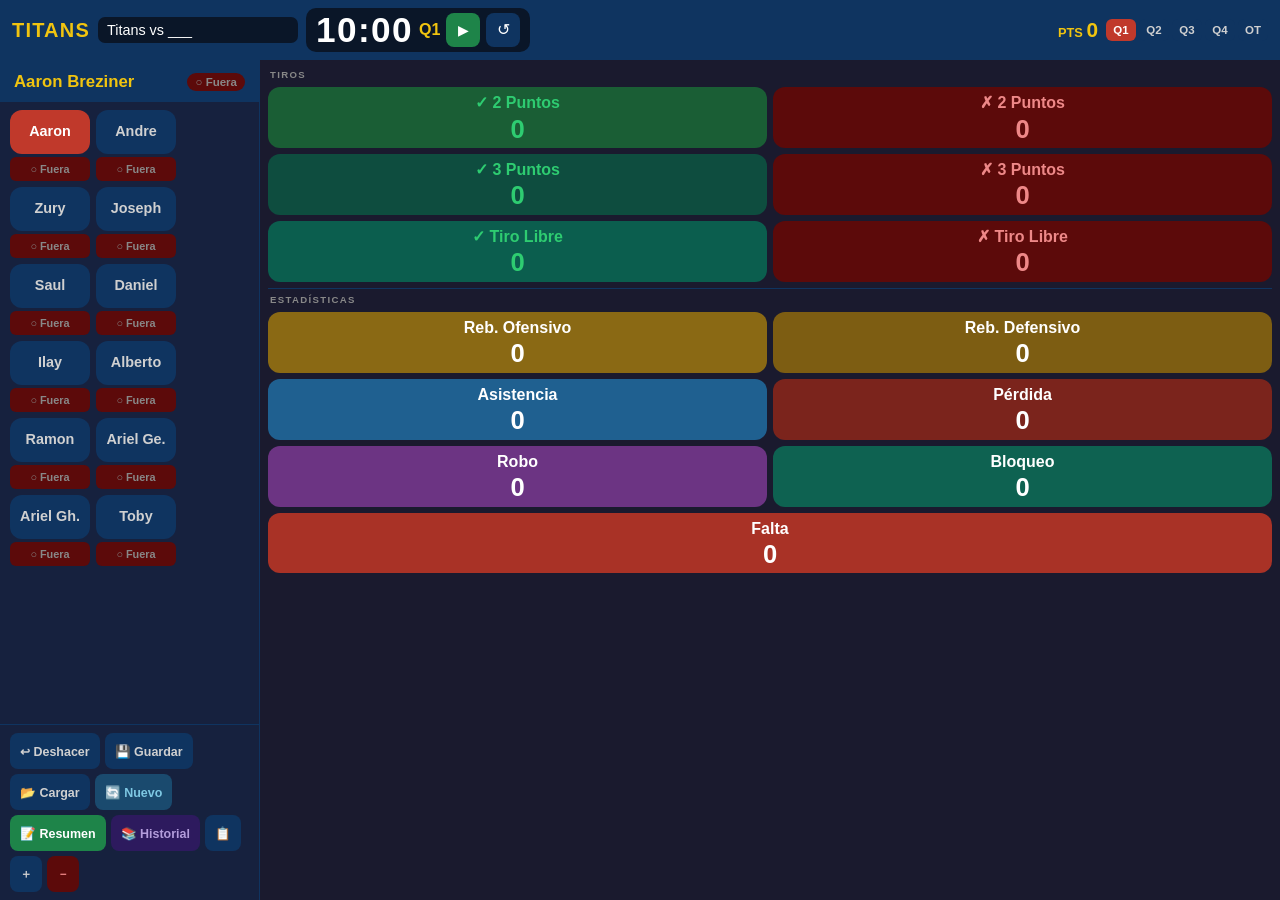
<file: index.html>
<!DOCTYPE html>
<html lang="es">
<head>
  <meta charset="UTF-8">
  <meta name="viewport" content="width=device-width, initial-scale=1, viewport-fit=cover">

  <!-- PWA / iOS -->
  <meta name="apple-mobile-web-app-capable" content="yes">
  <meta name="apple-mobile-web-app-status-bar-style" content="black-translucent">
  <meta name="apple-mobile-web-app-title" content="Titans">
  <meta name="theme-color" content="#1a1a2e">
  <link rel="apple-touch-icon" href="icon-192.svg">
  <link rel="manifest" href="manifest.json">

  <title>Titans Tracker</title>
  <link rel="stylesheet" href="style.css">
</head>
<body>
<div id="app">

  <!-- ═══ HEADER ═══════════════════════════════════════════════════════════ -->
  <header id="header">
    <div class="hd-brand">
      <span class="brand-text">TITANS</span>
      <input id="gameName" type="text" value="Titans vs ___"
             autocomplete="off" spellcheck="false" aria-label="Nombre del partido">
    </div>

    <div class="hd-clock">
      <div id="clockDisplay" class="clock-num">10:00</div>
      <span id="clockQuarter" class="clock-qtr">Q1</span>
      <button id="btnToggleClock" class="icon-btn play-btn" aria-label="Iniciar/Pausar">▶</button>
      <button id="btnResetClock"  class="icon-btn"          aria-label="Resetear cuarto">↺</button>
    </div>

    <div class="hd-right">
      <div class="score-box">PTS <span id="scoreVal">0</span></div>
      <div id="quarterSelector" class="qtr-sel" role="group" aria-label="Cuarto"></div>
    </div>
  </header>

  <!-- ═══ CUERPO (split en landscape) ════════════════════════════════════ -->
  <div class="app-body">

    <!-- Panel izquierdo (landscape) / sección superior (portrait) -->
    <aside id="panelLeft">

      <!-- Jugador activo -->
      <div id="activeBadge" class="active-badge">
        <div id="activeName" class="active-name">Selecciona un jugador</div>
        <div id="activeStatus" class="active-status"></div>
      </div>

      <!-- Lista de jugadores (scroll horizontal) -->
      <div id="playerList" class="player-list" role="list"></div>

      <!-- Log de acciones (solo visible en landscape) -->
      <div id="actionLog" class="action-log landscape-only"></div>

      <!-- Controles -->
      <div class="ctrl-bar">
        <button id="btnUndo"      class="ctrl-btn">↩ Deshacer</button>
        <button id="btnSave"      class="ctrl-btn">💾 Guardar</button>
        <button id="btnLoad"      class="ctrl-btn">📂 Cargar</button>
        <button id="btnNewGame"   class="ctrl-btn new-game-btn">🔄 Nuevo</button>
        <button id="btnReport"    class="ctrl-btn accent-btn">📝 Resumen</button>
        <button id="btnHistorial" class="ctrl-btn hist-btn">📚 Historial</button>
        <button id="btnTable"     class="ctrl-btn">📋</button>
        <button id="btnAdd"       class="ctrl-btn">＋</button>
        <button id="btnRemove"    class="ctrl-btn danger-btn">－</button>
      </div>
    </aside>

    <!-- Panel derecho: botones de estadísticas -->
    <main id="panelRight">
      <div id="statGrid" class="stat-grid" role="group" aria-label="Estadísticas"></div>
    </main>

  </div><!-- /app-body -->

  <!-- ═══ TABLA (toggle) ══════════════════════════════════════════════════ -->
  <section id="tableSection" class="table-section hidden" aria-live="polite">
    <div class="table-topbar">
      <span>ESTADÍSTICAS EN VIVO</span>
      <button id="btnCloseTable" class="close-btn">✕</button>
    </div>
    <div class="table-scroll">
      <table id="statsTable"></table>
    </div>
  </section>

</div><!-- /app -->

<!-- Toast notifications -->
<div id="toast" role="status" aria-live="polite"></div>

<!-- SheetJS — cargado async; SW lo cachea para uso offline -->
<script src="https://cdn.sheetjs.com/xlsx-0.20.2/package/dist/xlsx.full.min.js" defer></script>
<script src="app.js?v=6" defer></script>
</body>
</html>
</file>
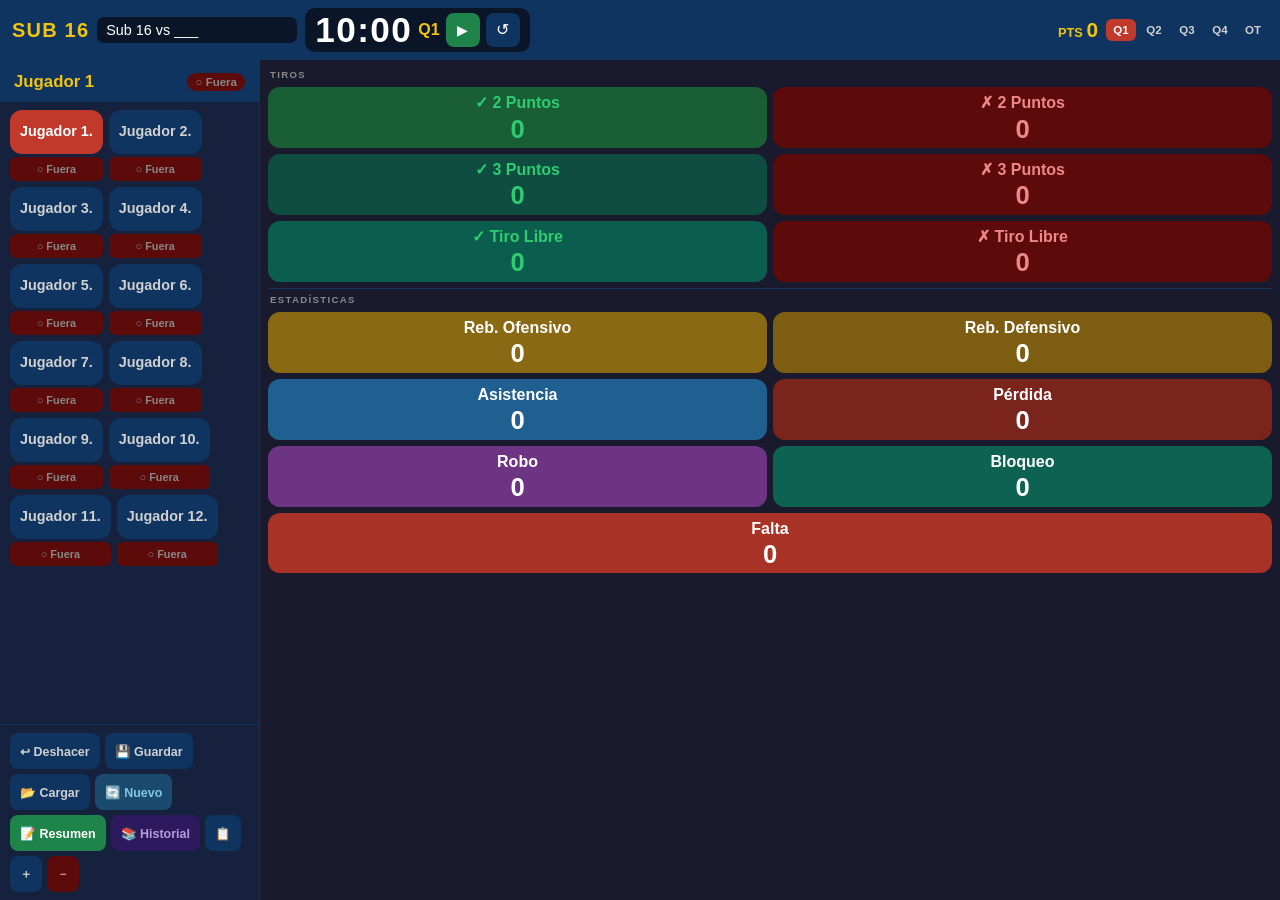
<file: Stat Trackers For Basket/Sub 16 Basket/index.html>
<!DOCTYPE html>
<html lang="es">
<head>
  <meta charset="UTF-8">
  <meta name="viewport" content="width=device-width, initial-scale=1, viewport-fit=cover">

  <!-- PWA / iOS -->
  <meta name="apple-mobile-web-app-capable" content="yes">
  <meta name="apple-mobile-web-app-status-bar-style" content="black-translucent">
  <meta name="apple-mobile-web-app-title" content="Sub 16">
  <meta name="theme-color" content="#1a1a2e">
  <link rel="apple-touch-icon" href="icon-192.svg">
  <link rel="manifest" href="manifest.json">

  <title>Sub 16 Tracker</title>
  <link rel="stylesheet" href="style.css">
</head>
<body>
<div id="app">

  <!-- ═══ HEADER ═══════════════════════════════════════════════════════════ -->
  <header id="header">
    <div class="hd-brand">
      <span class="brand-text">SUB 16</span>
      <input id="gameName" type="text" value="Sub 16 vs ___"
             autocomplete="off" spellcheck="false" aria-label="Nombre del partido">
    </div>

    <div class="hd-clock">
      <div id="clockDisplay" class="clock-num">10:00</div>
      <span id="clockQuarter" class="clock-qtr">Q1</span>
      <button id="btnToggleClock" class="icon-btn play-btn" aria-label="Iniciar/Pausar">▶</button>
      <button id="btnResetClock"  class="icon-btn"          aria-label="Resetear cuarto">↺</button>
    </div>

    <div class="hd-right">
      <div class="score-box">PTS <span id="scoreVal">0</span></div>
      <div id="quarterSelector" class="qtr-sel" role="group" aria-label="Cuarto"></div>
    </div>
  </header>

  <!-- ═══ CUERPO (split en landscape) ════════════════════════════════════ -->
  <div class="app-body">

    <!-- Panel izquierdo (landscape) / sección superior (portrait) -->
    <aside id="panelLeft">

      <!-- Jugador activo -->
      <div id="activeBadge" class="active-badge">
        <div id="activeName" class="active-name">Selecciona un jugador</div>
        <div id="activeStatus" class="active-status"></div>
      </div>

      <!-- Lista de jugadores (scroll horizontal) -->
      <div id="playerList" class="player-list" role="list"></div>

      <!-- Log de acciones (solo visible en landscape) -->
      <div id="actionLog" class="action-log landscape-only"></div>

      <!-- Controles -->
      <div class="ctrl-bar">
        <button id="btnUndo"      class="ctrl-btn">↩ Deshacer</button>
        <button id="btnSave"      class="ctrl-btn">💾 Guardar</button>
        <button id="btnLoad"      class="ctrl-btn">📂 Cargar</button>
        <button id="btnNewGame"   class="ctrl-btn new-game-btn">🔄 Nuevo</button>
        <button id="btnReport"    class="ctrl-btn accent-btn">📝 Resumen</button>
        <button id="btnHistorial" class="ctrl-btn hist-btn">📚 Historial</button>
        <button id="btnTable"     class="ctrl-btn">📋</button>
        <button id="btnAdd"       class="ctrl-btn">＋</button>
        <button id="btnRemove"    class="ctrl-btn danger-btn">－</button>
      </div>
    </aside>

    <!-- Panel derecho: botones de estadísticas -->
    <main id="panelRight">
      <div id="statGrid" class="stat-grid" role="group" aria-label="Estadísticas"></div>
    </main>

  </div><!-- /app-body -->

  <!-- ═══ TABLA (toggle) ══════════════════════════════════════════════════ -->
  <section id="tableSection" class="table-section hidden" aria-live="polite">
    <div class="table-topbar">
      <span>ESTADÍSTICAS EN VIVO</span>
      <button id="btnCloseTable" class="close-btn">✕</button>
    </div>
    <div class="table-scroll">
      <table id="statsTable"></table>
    </div>
  </section>

</div><!-- /app -->

<!-- Toast notifications -->
<div id="toast" role="status" aria-live="polite"></div>

<!-- SheetJS — cargado async; SW lo cachea para uso offline -->
<script src="https://cdn.sheetjs.com/xlsx-0.20.2/package/dist/xlsx.full.min.js" defer></script>
<script src="app.js?v=1" defer></script>
</body>
</html>
</file>
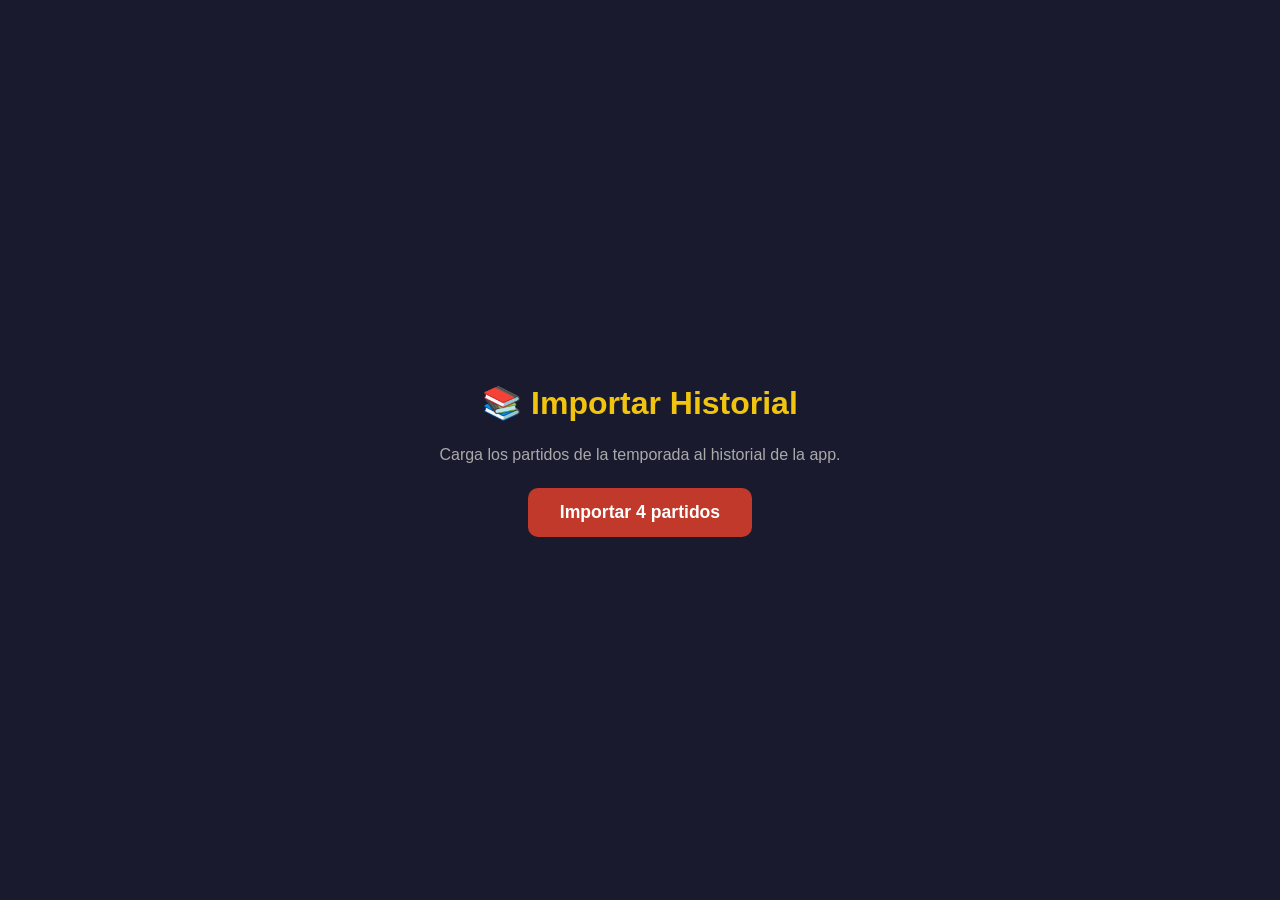
<file: import-history.html>
<!DOCTYPE html>
<html lang="es">
<head>
<meta charset="UTF-8">
<title>Importar Historial — Titans</title>
<style>
  body { font-family: Arial, sans-serif; background: #1a1a2e; color: #fff;
         display: flex; flex-direction: column; align-items: center;
         justify-content: center; height: 100vh; margin: 0; text-align: center; }
  h1  { color: #f1c40f; margin-bottom: 8px; }
  p   { color: #aaa; margin-bottom: 24px; }
  button { background: #c0392b; color: #fff; border: none; padding: 14px 32px;
           border-radius: 10px; font-size: 1.1rem; font-weight: 700; cursor: pointer; }
  button:hover { background: #a93226; }
  #msg { margin-top: 20px; font-size: 1rem; color: #2ecc71; display: none; }
</style>
</head>
<body>
<h1>📚 Importar Historial</h1>
<p>Carga los partidos de la temporada al historial de la app.</p>
<button onclick="importar()">Importar 4 partidos</button>
<div id="msg">✅ ¡Historial importado! Redirigiendo a la app...</div>

<script>
function importar() {
  const HISTORY_KEY = 'titans_history_v1';
  const players = [
    'Aaron Breziner','Andre Setton','Zury Attia','Joseph Gabay',
    'Saul Piciotto','Daniel Abadi','Ilay Mendelson','Alberto Yahni',
    'Ramon Malca','Ariel Gean','Ariel Ghershfeld','Toby Burstein'
  ];

  function emptyStats() {
    const s = {};
    players.forEach(p => s[p] = {
      '2PT_MADE':0,'2PT_ATT':0,'3PT_MADE':0,'3PT_ATT':0,
      'FT_MADE':0,'FT_ATT':0,'REB_OFF':0,'REB_DEF':0,
      'AST':0,'TOV':0,'STL':0,'BLK':0,'FOUL':0
    });
    return s;
  }
  function emptyMins() { const m={}; players.forEach(p=>m[p]=0); return m; }

  /* ══════════════════════════════════════════════
     PARTIDO 1 — Titans vs CJP  |  Titans 56 - CJP 64
  ══════════════════════════════════════════════ */
  const cjpStats = emptyStats();
  const cjpMins  = emptyMins();

  // Aaron Breziner: 9pts, TL 2/8, 1 falta, 2 TO — PT math: 9-2=7 del campo → 1 triple+2 dobles
  Object.assign(cjpStats['Aaron Breziner'],    {'2PT_MADE':2,'2PT_ATT':8,'3PT_MADE':1,'3PT_ATT':3,'FT_MADE':2,'FT_ATT':8,'TOV':2,'FOUL':1});
  cjpMins['Aaron Breziner'] = 2400; // 40 min completos

  // Joseph Gabay: 19pts MVP, TL 6/7, 2 faltas, 1 TO — 19-6=13 del campo → 1 triple+5 dobles
  Object.assign(cjpStats['Joseph Gabay'],      {'2PT_MADE':5,'2PT_ATT':9,'3PT_MADE':1,'3PT_ATT':2,'FT_MADE':6,'FT_ATT':7,'TOV':1,'FOUL':2});
  cjpMins['Joseph Gabay'] = 1920; // ~32 min

  // Andre Setton: 14pts, TL 5/12, 4 faltas, 5 TO — 14-5=9 del campo → 1 triple+3 dobles
  Object.assign(cjpStats['Andre Setton'],      {'2PT_MADE':3,'2PT_ATT':9,'3PT_MADE':1,'3PT_ATT':3,'FT_MADE':5,'FT_ATT':12,'TOV':5,'FOUL':4});
  cjpMins['Andre Setton'] = 1980; // ~33 min

  // Zury Attia: 10pts, TL 5/8, 5 faltas (FOULED OUT), 1 TO — 10-5=5 del campo → 1 triple+1 doble
  Object.assign(cjpStats['Zury Attia'],        {'2PT_MADE':1,'2PT_ATT':4,'3PT_MADE':1,'3PT_ATT':2,'FT_MADE':5,'FT_ATT':8,'TOV':1,'FOUL':5});
  cjpMins['Zury Attia'] = 1620; // ~27 min

  // Saul Piciotto: 4pts, TL 0/2, 3 faltas, 3 TO — 4-0=4 del campo → 2 dobles
  Object.assign(cjpStats['Saul Piciotto'],     {'2PT_MADE':2,'2PT_ATT':6,'3PT_MADE':0,'3PT_ATT':1,'FT_MADE':0,'FT_ATT':2,'TOV':3,'FOUL':3});
  cjpMins['Saul Piciotto'] = 960; // ~16 min

  // Alberto Yahni: 0pts, 19 min, 2 faltas, 2 TO
  Object.assign(cjpStats['Alberto Yahni'],     {'TOV':2,'FOUL':2});
  cjpMins['Alberto Yahni'] = 1140;

  // Ramon Malca: 0pts, 4 min, 2 faltas, 2 TO
  Object.assign(cjpStats['Ramon Malca'],       {'TOV':2,'FOUL':2});
  cjpMins['Ramon Malca'] = 240;

  // Ariel Gean: 0pts, 3 min, 1 falta
  Object.assign(cjpStats['Ariel Gean'],        {'FOUL':1});
  cjpMins['Ariel Gean'] = 180;

  // Toby Burstein: 0pts, 2 min, 1 falta, 1 TO
  Object.assign(cjpStats['Toby Burstein'],     {'TOV':1,'FOUL':1});
  cjpMins['Toby Burstein'] = 120;

  /* ══════════════════════════════════════════════
     PARTIDO 2 — Titans vs MET  |  Titans 40 - MET 46
  ══════════════════════════════════════════════ */
  const metStats = emptyStats();
  const metMins  = emptyMins();

  // Aaron Breziner: 3pts (1x2PT, 1/2 FT), 1 falta, 2 TO
  Object.assign(metStats['Aaron Breziner'],   {'2PT_MADE':1,'2PT_ATT':4,'3PT_MADE':0,'3PT_ATT':1,'FT_MADE':1,'FT_ATT':2,'TOV':2,'FOUL':1});
  // Joseph Gabay: 9pts (2x2PT, 1x3PT, 2/2 FT), 3 faltas, 2 TO
  Object.assign(metStats['Joseph Gabay'],     {'2PT_MADE':2,'2PT_ATT':5,'3PT_MADE':1,'3PT_ATT':2,'FT_MADE':2,'FT_ATT':2,'TOV':2,'FOUL':3});
  // Andre Setton: 15pts (6x2PT, 0x3PT, 3/5 FT), 2 faltas, 5 TO
  Object.assign(metStats['Andre Setton'],     {'2PT_MADE':6,'2PT_ATT':12,'3PT_MADE':0,'3PT_ATT':2,'FT_MADE':3,'FT_ATT':5,'TOV':5,'FOUL':2});
  // Saul Piciotto: 0pts, 0/2 FT, 0 faltas
  Object.assign(metStats['Saul Piciotto'],    {'2PT_MADE':0,'2PT_ATT':2,'3PT_MADE':0,'3PT_ATT':1,'FT_MADE':0,'FT_ATT':2,'TOV':0,'FOUL':0});
  // Zury Attia: 11pts (2x2PT, 2x3PT, 1/1 FT), 5 faltas FOULED OUT, 3 TO
  Object.assign(metStats['Zury Attia'],       {'2PT_MADE':2,'2PT_ATT':5,'3PT_MADE':2,'3PT_ATT':4,'FT_MADE':1,'FT_ATT':1,'TOV':3,'FOUL':5});
  // Daniel Abadi: 2pts (1x2PT), 2 faltas, 2 TO
  Object.assign(metStats['Daniel Abadi'],     {'2PT_MADE':1,'2PT_ATT':4,'3PT_MADE':0,'3PT_ATT':0,'FT_MADE':0,'FT_ATT':0,'TOV':2,'FOUL':2});
  // Alberto Yahni: 0pts, 1 TO
  Object.assign(metStats['Alberto Yahni'],    {'TOV':1,'FOUL':0});
  // Ariel Gean: 0pts, 3 TO
  Object.assign(metStats['Ariel Gean'],       {'TOV':3,'FOUL':0});
  // Ilay Mendelson: 0pts, 1 falta
  Object.assign(metStats['Ilay Mendelson'],   {'TOV':0,'FOUL':1});
  // Ariel Ghershfeld: 0pts, 1 falta
  Object.assign(metStats['Ariel Ghershfeld'], {'TOV':0,'FOUL':1});
  // Ramon Malca & Toby Burstein: no jugaron

  /* ══════════════════════════════════════════════
     PARTIDO 3 — Titans vs AIP  |  Titans 60 - AIP 49
  ══════════════════════════════════════════════ */
  const aipStats = emptyStats();
  const aipMins  = emptyMins();

  // Andre Setton: 24pts MVP, 2PT 9/18, 3PT 0/0, TL 6/18, 1 falta, 0 TO
  Object.assign(aipStats['Andre Setton'],      {'2PT_MADE':9,'2PT_ATT':18,'3PT_MADE':0,'3PT_ATT':0,'FT_MADE':6,'FT_ATT':18,'TOV':0,'FOUL':1});
  aipMins['Andre Setton'] = 2280;

  // Ilay Mendelson: 13pts, 2PT 6/12, 3PT 0/1, TL 1/2, 2 faltas, 6 TO
  Object.assign(aipStats['Ilay Mendelson'],    {'2PT_MADE':6,'2PT_ATT':12,'3PT_MADE':0,'3PT_ATT':1,'FT_MADE':1,'FT_ATT':2,'TOV':6,'FOUL':2});
  aipMins['Ilay Mendelson'] = 2100;

  // Aaron Breziner: 9pts, 2PT 4/9, 3PT 0/4, TL 1/6, 2 faltas, 5 TO
  Object.assign(aipStats['Aaron Breziner'],    {'2PT_MADE':4,'2PT_ATT':9,'3PT_MADE':0,'3PT_ATT':4,'FT_MADE':1,'FT_ATT':6,'TOV':5,'FOUL':2});
  aipMins['Aaron Breziner'] = 1200;

  // Saul Piciotto: 7pts, 2PT 3/7, 3PT 0/0, TL 1/4, 3 faltas, 2 TO
  Object.assign(aipStats['Saul Piciotto'],     {'2PT_MADE':3,'2PT_ATT':7,'3PT_MADE':0,'3PT_ATT':0,'FT_MADE':1,'FT_ATT':4,'TOV':2,'FOUL':3});

  // Daniel Abadi: 2pts, 2PT 1/8, 3PT 0/0, TL 0/0, 4 faltas, 5 TO
  Object.assign(aipStats['Daniel Abadi'],      {'2PT_MADE':1,'2PT_ATT':8,'3PT_MADE':0,'3PT_ATT':0,'FT_MADE':0,'FT_ATT':0,'TOV':5,'FOUL':4});

  // Alberto Yahni: 2pts, 2PT 1/5, 3PT 0/0, TL 0/0, 0 faltas, 1 TO
  Object.assign(aipStats['Alberto Yahni'],     {'2PT_MADE':1,'2PT_ATT':5,'3PT_MADE':0,'3PT_ATT':0,'FT_MADE':0,'FT_ATT':0,'TOV':1,'FOUL':0});

  // Ariel Ghershfeld: 2pts, 2PT 1/1, 3PT 0/0, TL 0/0, 1 falta, 1 TO
  Object.assign(aipStats['Ariel Ghershfeld'],  {'2PT_MADE':1,'2PT_ATT':1,'3PT_MADE':0,'3PT_ATT':0,'FT_MADE':0,'FT_ATT':0,'TOV':1,'FOUL':1});

  // Ariel Gean: 1pt, 2PT 0/0, 3PT 0/0, TL 1/2, 0 faltas, 0 TO
  Object.assign(aipStats['Ariel Gean'],        {'2PT_MADE':0,'2PT_ATT':0,'3PT_MADE':0,'3PT_ATT':0,'FT_MADE':1,'FT_ATT':2,'TOV':0,'FOUL':0});

  // Ramon Malca: 0pts, 2PT 0/1, 1 TO
  Object.assign(aipStats['Ramon Malca'],       {'2PT_MADE':0,'2PT_ATT':1,'TOV':1});

  /* ══════════════════════════════════════════════
     PARTIDO 3 — Titans vs La Salle  |  Titans 65 - La Salle 62
     Fecha: 20/5/2026
  ══════════════════════════════════════════════ */
  const lsStats = emptyStats();
  const lsMins  = emptyMins();

  // Aaron Breziner: 8pts, 2PT 3/12, 3PT 0/1, TL 2/3, 4 faltas, 0 TO, REB 11, AST 4
  Object.assign(lsStats['Aaron Breziner'],    {'2PT_MADE':3,'2PT_ATT':12,'3PT_MADE':0,'3PT_ATT':1,'FT_MADE':2,'FT_ATT':3,'TOV':0,'FOUL':4,'REB_OFF':3,'REB_DEF':8,'AST':4});
  lsMins['Aaron Breziner'] = 2400;

  // Andre Setton: 27pts MVP, 2PT 11/17, 3PT 0/1, TL 5/12, 4 faltas, 7 TO, REB 12, AST 0
  Object.assign(lsStats['Andre Setton'],      {'2PT_MADE':11,'2PT_ATT':17,'3PT_MADE':0,'3PT_ATT':1,'FT_MADE':5,'FT_ATT':12,'TOV':7,'FOUL':4,'REB_OFF':4,'REB_DEF':8,'AST':0});
  lsMins['Andre Setton'] = 2400;

  // Joseph Gabay: 11pts, 2PT 5/8, 3PT 0/1, TL 1/1, 5 faltas FOULED OUT, 4 TO, REB 7, AST 0
  Object.assign(lsStats['Joseph Gabay'],      {'2PT_MADE':5,'2PT_ATT':8,'3PT_MADE':0,'3PT_ATT':1,'FT_MADE':1,'FT_ATT':1,'TOV':4,'FOUL':5,'REB_OFF':2,'REB_DEF':5,'AST':0});
  lsMins['Joseph Gabay'] = 1018;

  // Daniel Abadi: 9pts, 2PT 4/12, 3PT 0/0, TL 1/3, 2 faltas, 4 TO, REB 12, AST 1
  Object.assign(lsStats['Daniel Abadi'],      {'2PT_MADE':4,'2PT_ATT':12,'3PT_MADE':0,'3PT_ATT':0,'FT_MADE':1,'FT_ATT':3,'TOV':4,'FOUL':2,'REB_OFF':4,'REB_DEF':8,'AST':1});
  lsMins['Daniel Abadi'] = 1772;

  // Ilay Mendelson: 10pts, 2PT 4/7, 3PT 0/1, TL 2/4, 3 faltas, 4 TO, REB 10, AST 0
  Object.assign(lsStats['Ilay Mendelson'],    {'2PT_MADE':4,'2PT_ATT':7,'3PT_MADE':0,'3PT_ATT':1,'FT_MADE':2,'FT_ATT':4,'TOV':4,'FOUL':3,'REB_OFF':3,'REB_DEF':7,'AST':0});
  lsMins['Ilay Mendelson'] = 2400;

  // Alberto Yahni: 0pts, 2PT 0/2, 0 faltas, 2 TO, REB 1, AST 2
  Object.assign(lsStats['Alberto Yahni'],     {'2PT_MADE':0,'2PT_ATT':2,'TOV':2,'FOUL':0,'REB_OFF':0,'REB_DEF':1,'AST':2});
  lsMins['Alberto Yahni'] = 2018;

  const history = [
    {
      date: '1/5/2026',
      gameName: 'Titans vs CJP',
      rivalName: 'CJP',
      titansScore: 56,
      rivalScore: 64,
      stats: cjpStats,
      minutesPlayed: cjpMins,
      fouledOut: { 'Zury Attia': true },
      players: [...players],
    },
    {
      date: '3/5/2026',
      gameName: 'Titans vs MET',
      rivalName: 'MET',
      titansScore: 40,
      rivalScore: 46,
      stats: metStats,
      minutesPlayed: metMins,
      fouledOut: { 'Zury Attia': true },
      players: [...players],
    },
    {
      date: '10/5/2026',
      gameName: 'Titans vs AIP',
      rivalName: 'AIP',
      titansScore: 60,
      rivalScore: 49,
      stats: aipStats,
      minutesPlayed: aipMins,
      fouledOut: {},
      players: [...players],
    },
    {
      date: '20/5/2026',
      gameName: 'Titans vs La Salle',
      rivalName: 'La Salle',
      titansScore: 65,
      rivalScore: 62,
      stats: lsStats,
      minutesPlayed: lsMins,
      fouledOut: { 'Joseph Gabay': true },
      players: [...players],
    },
  ];

  localStorage.setItem('titans_history_v1', JSON.stringify(history));
  document.getElementById('msg').style.display = 'block';
  setTimeout(() => { window.location.href = './index.html'; }, 1500);
}
</script>
</body>
</html>
</file>
<file: style.css>
/* ═══ VARIABLES ══════════════════════════════════════════════════════════════ */
:root {
  --bg:      #1a1a2e;
  --bg2:     #16213e;
  --bg3:     #0f3460;
  --bg4:     #0a1628;
  --accent:  #c0392b;
  --yellow:  #f1c40f;
  --green:   #1e8449;
  --dkgreen: #0b3a20;
  --dkred:   #5c0a0a;
  --white:   #ffffff;
  --lt:      #d0d0d0;
  --mid:     #888888;
  --font:    -apple-system, "SF Pro Display", "Helvetica Neue", Arial, sans-serif;
  --radius:  12px;
  --hdr:     56px;    /* header height */
  --safe-b:  env(safe-area-inset-bottom, 0px);
}

/* ═══ RESET ══════════════════════════════════════════════════════════════════ */
*, *::before, *::after { box-sizing: border-box; margin: 0; padding: 0; }
html, body {
  height: 100%; width: 100%;
  background: var(--bg); color: var(--white);
  font-family: var(--font);
  overflow: hidden;
  -webkit-tap-highlight-color: transparent;
  -webkit-touch-callout: none;
  user-select: none;
}
button { border: none; cursor: pointer; font-family: var(--font); background: transparent; }
input  { border: none; outline: none; font-family: var(--font); color: var(--white); }

/* ═══ APP SHELL ══════════════════════════════════════════════════════════════ */
#app {
  display: flex;
  flex-direction: column;
  height: 100dvh;          /* dynamic viewport — respects iOS keyboard */
  max-height: 100dvh;
  overflow: hidden;
}

/* ═══ HEADER ════════════════════════════════════════════════════════════════ */
#header {
  display: flex;
  align-items: center;
  gap: 8px;
  padding: 0 12px;
  height: var(--hdr);
  background: var(--bg3);
  flex-shrink: 0;
  padding-top: env(safe-area-inset-top, 0px);
}

.hd-brand {
  display: flex;
  align-items: center;
  gap: 8px;
  flex: 0 0 auto;
}
.brand-text {
  font-size: 1.25rem;
  font-weight: 900;
  color: var(--yellow);
  letter-spacing: 0.06em;
  white-space: nowrap;
}
#gameName {
  background: var(--bg4);
  color: var(--white);
  font-size: 0.8rem;
  padding: 5px 9px;
  border-radius: 7px;
  width: 140px;
}
#gameName::placeholder { color: var(--mid); }

/* Clock block */
.hd-clock {
  display: flex;
  align-items: center;
  gap: 6px;
  background: var(--bg4);
  border-radius: 10px;
  padding: 4px 10px;
  flex: 0 0 auto;
}
.clock-num {
  font-size: 1.9rem;
  font-weight: 900;
  font-variant-numeric: tabular-nums;
  letter-spacing: 0.04em;
  color: var(--white);
  min-width: 3.8ch;
  transition: color 0.3s;
  line-height: 1;
}
.clock-num.red    { color: #e74c3c; }
.clock-num.yellow { color: var(--yellow); }
.clock-num.flash  { animation: flashRed 0.5s ease-in-out 4; }

@keyframes flashRed {
  0%, 100% { color: var(--white); }
  50%       { color: #e74c3c; }
}

.clock-qtr {
  font-size: 1rem;
  font-weight: 800;
  color: var(--yellow);
  min-width: 2ch;
}

.icon-btn {
  background: var(--bg3);
  color: var(--white);
  border-radius: 8px;
  width: 34px; height: 34px;
  font-size: 1rem;
  display: flex; align-items: center; justify-content: center;
  transition: background 0.15s;
  flex-shrink: 0;
}
.icon-btn:active  { opacity: 0.7; }
.play-btn         { background: var(--green); font-size: 0.9rem; }
.play-btn.paused  { background: var(--accent); }

/* Quarter + Score */
.hd-right {
  display: flex;
  align-items: center;
  gap: 8px;
  margin-left: auto;
  flex-shrink: 0;
}
.score-box {
  font-size: 0.8rem;
  font-weight: 700;
  color: var(--yellow);
  white-space: nowrap;
}
.score-box span { font-size: 1.3rem; }

.qtr-sel { display: flex; gap: 3px; }
.qtr-sel button {
  background: var(--bg3);
  color: var(--lt);
  font-size: 0.72rem;
  font-weight: 700;
  padding: 5px 6px;
  border-radius: 6px;
  min-width: 30px;
  transition: background 0.12s, color 0.12s;
}
.qtr-sel button.active { background: var(--accent); color: var(--white); }
.qtr-sel button:active { opacity: 0.7; }

/* ═══ APP BODY (split layout on landscape) ═══════════════════════════════════ */
.app-body {
  display: flex;
  flex-direction: column;
  flex: 1;
  overflow: hidden;
  min-height: 0;
}

/* Landscape: side-by-side */
@media (orientation: landscape) and (min-width: 680px) {
  .app-body {
    flex-direction: row;
  }
  #panelLeft {
    width: 260px;
    min-width: 220px;
    max-width: 300px;
    flex-shrink: 0;
    border-right: 1px solid var(--bg3);
    overflow-y: auto;
    display: flex !important;
    flex-direction: column;
  }
  #panelRight {
    flex: 1;
    min-width: 0;
  }
  .landscape-only { display: flex !important; }
  .player-list {
    flex-wrap: wrap !important;
    overflow-x: visible !important;
    overflow-y: auto !important;
  }
  .player-wrap { flex-direction: column; }
}

/* ═══ LEFT PANEL ════════════════════════════════════════════════════════════ */
#panelLeft {
  background: var(--bg2);
  flex-shrink: 0;
  display: flex;
  flex-direction: column;
  gap: 0;
}

/* Active player badge */
.active-badge {
  padding: 8px 14px 6px;
  background: var(--bg3);
  display: flex;
  align-items: center;
  justify-content: space-between;
  flex-shrink: 0;
  min-height: 42px;
}
.active-name {
  font-size: 1.05rem;
  font-weight: 800;
  color: var(--yellow);
  white-space: nowrap;
  overflow: hidden;
  text-overflow: ellipsis;
}
.active-status {
  font-size: 0.72rem;
  font-weight: 600;
  padding: 3px 8px;
  border-radius: 20px;
  white-space: nowrap;
  flex-shrink: 0;
  margin-left: 8px;
}
.active-status.in  { background: var(--dkgreen); color: #2ecc71; }
.active-status.out { background: var(--dkred);   color: var(--mid); }

/* Player list — horizontal scroll on portrait, wrap on landscape */
.player-list {
  display: flex;
  flex-direction: row;
  flex-wrap: nowrap;
  overflow-x: auto;
  overflow-y: hidden;
  gap: 6px;
  padding: 8px 10px;
  background: var(--bg2);
  flex-shrink: 0;
  -webkit-overflow-scrolling: touch;
  scrollbar-width: none;
}
.player-list::-webkit-scrollbar { display: none; }

.player-wrap {
  display: flex;
  flex-direction: column;
  gap: 3px;
  flex-shrink: 0;
}

/* Main player selection button */
.player-btn {
  background: var(--bg3);
  color: var(--lt);
  font-size: 0.82rem;
  font-weight: 700;
  padding: 8px 10px;
  border-radius: var(--radius);
  min-width: 72px;
  min-height: 44px;
  text-align: center;
  transition: background 0.12s, box-shadow 0.12s;
  line-height: 1.2;
  position: relative;
}
.player-btn.selected {
  background: var(--accent);
  color: var(--white);
}
.player-btn.on-court {
  box-shadow: 0 0 0 2.5px #2ecc71;
}
.player-btn.selected.on-court {
  box-shadow: 0 0 0 2.5px #2ecc71, 0 0 12px rgba(46,204,113,0.35);
}
.player-btn:active { opacity: 0.75; }

/* Court toggle */
.court-btn {
  font-size: 0.68rem;
  font-weight: 700;
  padding: 3px 6px;
  border-radius: 6px;
  min-height: 24px;
  background: var(--dkred);
  color: var(--mid);
  text-align: center;
  transition: background 0.12s, color 0.12s;
}
.court-btn.in {
  background: var(--dkgreen);
  color: #2ecc71;
}
.court-btn:active { opacity: 0.7; }

/* Action log (landscape only) */
.action-log {
  display: none;
  flex-direction: column;
  gap: 3px;
  padding: 8px 10px;
  overflow-y: auto;
  flex: 1;
  min-height: 0;
}
.log-entry {
  font-size: 0.72rem;
  color: var(--lt);
  padding: 3px 6px;
  border-radius: 5px;
  background: var(--bg4);
  white-space: nowrap;
  overflow: hidden;
  text-overflow: ellipsis;
}
.log-entry.undo { color: #e74c3c; }

/* Controls bar */
.ctrl-bar {
  display: flex;
  flex-wrap: wrap;
  gap: 5px;
  padding: 8px 10px;
  padding-bottom: max(8px, var(--safe-b));
  background: var(--bg2);
  border-top: 1px solid var(--bg3);
  flex-shrink: 0;
}
.ctrl-btn {
  background: var(--bg3);
  color: var(--lt);
  font-size: 0.78rem;
  font-weight: 600;
  padding: 8px 10px;
  border-radius: 8px;
  min-height: 36px;
  flex: 0 0 auto;
  white-space: nowrap;
  transition: opacity 0.12s;
}
.ctrl-btn:active  { opacity: 0.65; }
.ctrl-btn.accent-btn   { background: var(--green);  color: var(--white); font-weight: 700; }
.ctrl-btn.danger-btn   { background: var(--dkred);  color: #e88; }
.ctrl-btn.new-game-btn { background: #1a4a6e; color: #7ec8e3; font-weight: 700; }
.ctrl-btn.hist-btn     { background: #2d1a5e; color: #b39ddb; font-weight: 700; }

/* ═══ STAT GRID ══════════════════════════════════════════════════════════════ */
#panelRight {
  flex: 1;
  min-height: 0;
  display: flex;
  flex-direction: column;
  overflow: hidden;
}

.stat-grid {
  display: grid;
  grid-template-columns: 1fr 1fr;
  gap: 6px;
  padding: 8px;
  flex: 1;
  overflow-y: auto;
  align-content: start;
  -webkit-overflow-scrolling: touch;
  scrollbar-width: none;
}
.stat-grid::-webkit-scrollbar { display: none; }

/* Section dividers inside the stat grid */
.stat-section-label {
  grid-column: 1 / -1;
  font-size: 0.6rem;
  font-weight: 800;
  color: var(--mid);
  letter-spacing: 0.14em;
  text-transform: uppercase;
  padding: 4px 2px 0;
  border-top: 1px solid var(--bg3);
  line-height: 1.4;
}
.stat-section-label:first-child { border-top: none; padding-top: 0; }

.stat-btn {
  background: var(--btn-color, var(--bg3));
  color: var(--white);
  border-radius: var(--radius);
  display: flex;
  flex-direction: column;
  align-items: center;
  justify-content: center;
  gap: 4px;
  padding: 6px 8px;
  min-height: 52px;
  font-weight: 700;
  transition: opacity 0.1s;
  position: relative;
  overflow: hidden;
}
.stat-btn:active { opacity: 0.75; }

/* Ripple on tap */
.stat-btn::after {
  content: '';
  position: absolute;
  inset: 0;
  background: rgba(255,255,255,0.15);
  border-radius: inherit;
  transform: scale(0);
  opacity: 0;
  transition: transform 0.2s ease-out, opacity 0.2s;
}
.stat-btn.tapped::after {
  transform: scale(1);
  opacity: 1;
}

/* Pop animation */
@keyframes pop {
  0%   { transform: scale(1); }
  35%  { transform: scale(0.91); }
  100% { transform: scale(1); }
}
.stat-btn.tapped { animation: pop 0.18s ease-out; }

.stat-label {
  font-size: clamp(0.72rem, 1.8vw, 0.92rem);
  line-height: 1.2;
  text-align: center;
  pointer-events: none;
}
.stat-count {
  font-size: clamp(1.1rem, 3vw, 1.5rem);
  font-weight: 900;
  font-variant-numeric: tabular-nums;
  line-height: 1;
  pointer-events: none;
}

/* ═══ TABLE ══════════════════════════════════════════════════════════════════ */
.table-section {
  background: var(--bg2);
  border-top: 2px solid var(--bg3);
  display: flex;
  flex-direction: column;
  max-height: 45vh;
  flex-shrink: 0;
  transition: max-height 0.25s ease;
}
.table-section.hidden { display: none; }

.table-topbar {
  display: flex;
  justify-content: space-between;
  align-items: center;
  padding: 6px 12px;
  font-size: 0.75rem;
  font-weight: 700;
  color: var(--mid);
  letter-spacing: 0.08em;
  flex-shrink: 0;
}
.close-btn {
  color: var(--mid);
  font-size: 1rem;
  padding: 4px 8px;
}
.close-btn:active { color: var(--white); }

.table-scroll {
  overflow: auto;
  -webkit-overflow-scrolling: touch;
  flex: 1;
}

#statsTable {
  border-collapse: collapse;
  min-width: 100%;
  font-size: 0.78rem;
  white-space: nowrap;
}
#statsTable th {
  background: var(--bg3);
  color: var(--yellow);
  font-weight: 700;
  padding: 6px 8px;
  text-align: center;
  position: sticky;
  top: 0;
  z-index: 2;
}
#statsTable td {
  padding: 5px 8px;
  text-align: center;
  color: var(--lt);
  border-bottom: 1px solid var(--bg3);
}
#statsTable td:first-child, #statsTable th:first-child {
  text-align: left;
  position: sticky;
  left: 0;
  background: var(--bg4);
  z-index: 1;
  min-width: 110px;
  font-weight: 600;
}
#statsTable th:first-child { background: var(--bg3); z-index: 3; }
#statsTable tr:nth-child(even) td { background: var(--bg2); }
#statsTable tr:nth-child(even) td:first-child { background: #111c30; }
#statsTable tr.selected td { background: rgba(192,57,43,0.18); }
#statsTable tr.selected td:first-child { background: rgba(192,57,43,0.25); }
#statsTable .total-row td { background: var(--bg3) !important; color: var(--yellow); font-weight: 700; }

/* ═══ TOAST ══════════════════════════════════════════════════════════════════ */
#toast {
  position: fixed;
  bottom: calc(80px + var(--safe-b));
  left: 50%;
  transform: translateX(-50%) translateY(12px);
  background: rgba(15,52,96,0.97);
  color: var(--white);
  font-size: 0.85rem;
  font-weight: 600;
  padding: 10px 22px;
  border-radius: 24px;
  border: 1px solid var(--bg3);
  pointer-events: none;
  opacity: 0;
  transition: opacity 0.2s, transform 0.2s;
  z-index: 999;
  white-space: nowrap;
  backdrop-filter: blur(8px);
}
#toast.show {
  opacity: 1;
  transform: translateX(-50%) translateY(0);
}

/* ═══ SCROLLBAR (desktop) ════════════════════════════════════════════════════ */
::-webkit-scrollbar       { width: 5px; height: 5px; }
::-webkit-scrollbar-track { background: var(--bg); }
::-webkit-scrollbar-thumb { background: var(--bg3); border-radius: 3px; }

/* ═══ LANDSCAPE PHONE (iPhone horizontal) ════════════════════════════════════ */
@media (orientation: landscape) and (max-width: 679px) {
  :root { --hdr: 46px; }
  .clock-num { font-size: 1.4rem; }
  .stat-btn  { min-height: 40px; }
  .stat-count { font-size: 1rem; }
}

/* ═══ LARGE TABLET / DESKTOP (iPad Pro, Mac) ════════════════════════════════ */
@media (min-width: 1024px) {
  :root { --hdr: 60px; }
  .stat-label  { font-size: 1rem; }
  .stat-count  { font-size: 1.6rem; }
  .clock-num   { font-size: 2.2rem; }
  .player-btn  { min-width: 80px; font-size: 0.9rem; }
  #gameName    { width: 200px; font-size: 0.9rem; }
}

/* ═══ SHOT BUTTONS ═══════════════════════════════════════════════════════════ */
.shot-made { color: #2ecc71 !important; }
.shot-miss { color: #e88 !important; }

/* ═══ FOULED-OUT STATES ══════════════════════════════════════════════════════ */
.player-btn.fouled-out {
  background: #2a0a0a;
  color: var(--mid);
  opacity: 0.8;
}
.player-btn.fouled-out.selected {
  background: #3a0f0f;
  box-shadow: 0 0 0 2px var(--accent);
}
.court-btn.fouled-out {
  background: #3a0f0f;
  color: var(--accent);
  font-weight: 800;
}
.active-status.fouled-out {
  background: var(--accent);
  color: var(--white);
}

/* ═══ FALT COLORING IN TABLE ═════════════════════════════════════════════════ */
#statsTable td.falt-4 { color: var(--yellow); font-weight: 700; }
#statsTable td.falt-5 { color: #e74c3c; font-weight: 900; }

/* Row highlight for fouled-out players in table */
#statsTable tr.row-fouled-out td { color: var(--mid); }
#statsTable tr.row-fouled-out td:first-child { color: #e88; }

/* Footnote row at table bottom */
#statsTable tfoot td.foul-note {
  color: var(--accent);
  font-size: 0.7rem;
  font-style: italic;
  padding: 4px 8px;
  text-align: left;
  background: var(--bg2) !important;
}

/* Log entry for foul-out events */
.log-entry.foul-out-entry {
  color: var(--accent);
  font-weight: 700;
  background: rgba(192,57,43,0.12);
}
</file>
<file: Stat Trackers For Basket/Sub 16 Basket/style.css>
/* ═══ VARIABLES ══════════════════════════════════════════════════════════════ */
:root {
  --bg:      #1a1a2e;
  --bg2:     #16213e;
  --bg3:     #0f3460;
  --bg4:     #0a1628;
  --accent:  #c0392b;
  --yellow:  #f1c40f;
  --green:   #1e8449;
  --dkgreen: #0b3a20;
  --dkred:   #5c0a0a;
  --white:   #ffffff;
  --lt:      #d0d0d0;
  --mid:     #888888;
  --font:    -apple-system, "SF Pro Display", "Helvetica Neue", Arial, sans-serif;
  --radius:  12px;
  --hdr:     56px;    /* header height */
  --safe-b:  env(safe-area-inset-bottom, 0px);
}

/* ═══ RESET ══════════════════════════════════════════════════════════════════ */
*, *::before, *::after { box-sizing: border-box; margin: 0; padding: 0; }
html, body {
  height: 100%; width: 100%;
  background: var(--bg); color: var(--white);
  font-family: var(--font);
  overflow: hidden;
  -webkit-tap-highlight-color: transparent;
  -webkit-touch-callout: none;
  user-select: none;
}
button { border: none; cursor: pointer; font-family: var(--font); background: transparent; }
input  { border: none; outline: none; font-family: var(--font); color: var(--white); }

/* ═══ APP SHELL ══════════════════════════════════════════════════════════════ */
#app {
  display: flex;
  flex-direction: column;
  height: 100dvh;          /* dynamic viewport — respects iOS keyboard */
  max-height: 100dvh;
  overflow: hidden;
}

/* ═══ HEADER ════════════════════════════════════════════════════════════════ */
#header {
  display: flex;
  align-items: center;
  gap: 8px;
  padding: 0 12px;
  height: var(--hdr);
  background: var(--bg3);
  flex-shrink: 0;
  padding-top: env(safe-area-inset-top, 0px);
}

.hd-brand {
  display: flex;
  align-items: center;
  gap: 8px;
  flex: 0 0 auto;
}
.brand-text {
  font-size: 1.25rem;
  font-weight: 900;
  color: var(--yellow);
  letter-spacing: 0.06em;
  white-space: nowrap;
}
#gameName {
  background: var(--bg4);
  color: var(--white);
  font-size: 0.8rem;
  padding: 5px 9px;
  border-radius: 7px;
  width: 140px;
}
#gameName::placeholder { color: var(--mid); }

/* Clock block */
.hd-clock {
  display: flex;
  align-items: center;
  gap: 6px;
  background: var(--bg4);
  border-radius: 10px;
  padding: 4px 10px;
  flex: 0 0 auto;
}
.clock-num {
  font-size: 1.9rem;
  font-weight: 900;
  font-variant-numeric: tabular-nums;
  letter-spacing: 0.04em;
  color: var(--white);
  min-width: 3.8ch;
  transition: color 0.3s;
  line-height: 1;
}
.clock-num.red    { color: #e74c3c; }
.clock-num.yellow { color: var(--yellow); }
.clock-num.flash  { animation: flashRed 0.5s ease-in-out 4; }

@keyframes flashRed {
  0%, 100% { color: var(--white); }
  50%       { color: #e74c3c; }
}

.clock-qtr {
  font-size: 1rem;
  font-weight: 800;
  color: var(--yellow);
  min-width: 2ch;
}

.icon-btn {
  background: var(--bg3);
  color: var(--white);
  border-radius: 8px;
  width: 34px; height: 34px;
  font-size: 1rem;
  display: flex; align-items: center; justify-content: center;
  transition: background 0.15s;
  flex-shrink: 0;
}
.icon-btn:active  { opacity: 0.7; }
.play-btn         { background: var(--green); font-size: 0.9rem; }
.play-btn.paused  { background: var(--accent); }

/* Quarter + Score */
.hd-right {
  display: flex;
  align-items: center;
  gap: 8px;
  margin-left: auto;
  flex-shrink: 0;
}
.score-box {
  font-size: 0.8rem;
  font-weight: 700;
  color: var(--yellow);
  white-space: nowrap;
}
.score-box span { font-size: 1.3rem; }

.qtr-sel { display: flex; gap: 3px; }
.qtr-sel button {
  background: var(--bg3);
  color: var(--lt);
  font-size: 0.72rem;
  font-weight: 700;
  padding: 5px 6px;
  border-radius: 6px;
  min-width: 30px;
  transition: background 0.12s, color 0.12s;
}
.qtr-sel button.active { background: var(--accent); color: var(--white); }
.qtr-sel button:active { opacity: 0.7; }

/* ═══ APP BODY (split layout on landscape) ═══════════════════════════════════ */
.app-body {
  display: flex;
  flex-direction: column;
  flex: 1;
  overflow: hidden;
  min-height: 0;
}

/* Landscape: side-by-side */
@media (orientation: landscape) and (min-width: 680px) {
  .app-body {
    flex-direction: row;
  }
  #panelLeft {
    width: 260px;
    min-width: 220px;
    max-width: 300px;
    flex-shrink: 0;
    border-right: 1px solid var(--bg3);
    overflow-y: auto;
    display: flex !important;
    flex-direction: column;
  }
  #panelRight {
    flex: 1;
    min-width: 0;
  }
  .landscape-only { display: flex !important; }
  .player-list {
    flex-wrap: wrap !important;
    overflow-x: visible !important;
    overflow-y: auto !important;
  }
  .player-wrap { flex-direction: column; }
}

/* ═══ LEFT PANEL ════════════════════════════════════════════════════════════ */
#panelLeft {
  background: var(--bg2);
  flex-shrink: 0;
  display: flex;
  flex-direction: column;
  gap: 0;
}

/* Active player badge */
.active-badge {
  padding: 8px 14px 6px;
  background: var(--bg3);
  display: flex;
  align-items: center;
  justify-content: space-between;
  flex-shrink: 0;
  min-height: 42px;
}
.active-name {
  font-size: 1.05rem;
  font-weight: 800;
  color: var(--yellow);
  white-space: nowrap;
  overflow: hidden;
  text-overflow: ellipsis;
}
.active-status {
  font-size: 0.72rem;
  font-weight: 600;
  padding: 3px 8px;
  border-radius: 20px;
  white-space: nowrap;
  flex-shrink: 0;
  margin-left: 8px;
}
.active-status.in  { background: var(--dkgreen); color: #2ecc71; }
.active-status.out { background: var(--dkred);   color: var(--mid); }

/* Player list — horizontal scroll on portrait, wrap on landscape */
.player-list {
  display: flex;
  flex-direction: row;
  flex-wrap: nowrap;
  overflow-x: auto;
  overflow-y: hidden;
  gap: 6px;
  padding: 8px 10px;
  background: var(--bg2);
  flex-shrink: 0;
  -webkit-overflow-scrolling: touch;
  scrollbar-width: none;
}
.player-list::-webkit-scrollbar { display: none; }

.player-wrap {
  display: flex;
  flex-direction: column;
  gap: 3px;
  flex-shrink: 0;
}

/* Main player selection button */
.player-btn {
  background: var(--bg3);
  color: var(--lt);
  font-size: 0.82rem;
  font-weight: 700;
  padding: 8px 10px;
  border-radius: var(--radius);
  min-width: 72px;
  min-height: 44px;
  text-align: center;
  transition: background 0.12s, box-shadow 0.12s;
  line-height: 1.2;
  position: relative;
}
.player-btn.selected {
  background: var(--accent);
  color: var(--white);
}
.player-btn.on-court {
  box-shadow: 0 0 0 2.5px #2ecc71;
}
.player-btn.selected.on-court {
  box-shadow: 0 0 0 2.5px #2ecc71, 0 0 12px rgba(46,204,113,0.35);
}
.player-btn:active { opacity: 0.75; }

/* Court toggle */
.court-btn {
  font-size: 0.68rem;
  font-weight: 700;
  padding: 3px 6px;
  border-radius: 6px;
  min-height: 24px;
  background: var(--dkred);
  color: var(--mid);
  text-align: center;
  transition: background 0.12s, color 0.12s;
}
.court-btn.in {
  background: var(--dkgreen);
  color: #2ecc71;
}
.court-btn:active { opacity: 0.7; }

/* Action log (landscape only) */
.action-log {
  display: none;
  flex-direction: column;
  gap: 3px;
  padding: 8px 10px;
  overflow-y: auto;
  flex: 1;
  min-height: 0;
}
.log-entry {
  font-size: 0.72rem;
  color: var(--lt);
  padding: 3px 6px;
  border-radius: 5px;
  background: var(--bg4);
  white-space: nowrap;
  overflow: hidden;
  text-overflow: ellipsis;
}
.log-entry.undo { color: #e74c3c; }

/* Controls bar */
.ctrl-bar {
  display: flex;
  flex-wrap: wrap;
  gap: 5px;
  padding: 8px 10px;
  padding-bottom: max(8px, var(--safe-b));
  background: var(--bg2);
  border-top: 1px solid var(--bg3);
  flex-shrink: 0;
}
.ctrl-btn {
  background: var(--bg3);
  color: var(--lt);
  font-size: 0.78rem;
  font-weight: 600;
  padding: 8px 10px;
  border-radius: 8px;
  min-height: 36px;
  flex: 0 0 auto;
  white-space: nowrap;
  transition: opacity 0.12s;
}
.ctrl-btn:active  { opacity: 0.65; }
.ctrl-btn.accent-btn   { background: var(--green);  color: var(--white); font-weight: 700; }
.ctrl-btn.danger-btn   { background: var(--dkred);  color: #e88; }
.ctrl-btn.new-game-btn { background: #1a4a6e; color: #7ec8e3; font-weight: 700; }
.ctrl-btn.hist-btn     { background: #2d1a5e; color: #b39ddb; font-weight: 700; }

/* ═══ STAT GRID ══════════════════════════════════════════════════════════════ */
#panelRight {
  flex: 1;
  min-height: 0;
  display: flex;
  flex-direction: column;
  overflow: hidden;
}

.stat-grid {
  display: grid;
  grid-template-columns: 1fr 1fr;
  gap: 6px;
  padding: 8px;
  flex: 1;
  overflow-y: auto;
  align-content: start;
  -webkit-overflow-scrolling: touch;
  scrollbar-width: none;
}
.stat-grid::-webkit-scrollbar { display: none; }

/* Section dividers inside the stat grid */
.stat-section-label {
  grid-column: 1 / -1;
  font-size: 0.6rem;
  font-weight: 800;
  color: var(--mid);
  letter-spacing: 0.14em;
  text-transform: uppercase;
  padding: 4px 2px 0;
  border-top: 1px solid var(--bg3);
  line-height: 1.4;
}
.stat-section-label:first-child { border-top: none; padding-top: 0; }

.stat-btn {
  background: var(--btn-color, var(--bg3));
  color: var(--white);
  border-radius: var(--radius);
  display: flex;
  flex-direction: column;
  align-items: center;
  justify-content: center;
  gap: 4px;
  padding: 6px 8px;
  min-height: 52px;
  font-weight: 700;
  transition: opacity 0.1s;
  position: relative;
  overflow: hidden;
}
.stat-btn:active { opacity: 0.75; }

/* Ripple on tap */
.stat-btn::after {
  content: '';
  position: absolute;
  inset: 0;
  background: rgba(255,255,255,0.15);
  border-radius: inherit;
  transform: scale(0);
  opacity: 0;
  transition: transform 0.2s ease-out, opacity 0.2s;
}
.stat-btn.tapped::after {
  transform: scale(1);
  opacity: 1;
}

/* Pop animation */
@keyframes pop {
  0%   { transform: scale(1); }
  35%  { transform: scale(0.91); }
  100% { transform: scale(1); }
}
.stat-btn.tapped { animation: pop 0.18s ease-out; }

.stat-label {
  font-size: clamp(0.72rem, 1.8vw, 0.92rem);
  line-height: 1.2;
  text-align: center;
  pointer-events: none;
}
.stat-count {
  font-size: clamp(1.1rem, 3vw, 1.5rem);
  font-weight: 900;
  font-variant-numeric: tabular-nums;
  line-height: 1;
  pointer-events: none;
}

/* ═══ TABLE ══════════════════════════════════════════════════════════════════ */
.table-section {
  background: var(--bg2);
  border-top: 2px solid var(--bg3);
  display: flex;
  flex-direction: column;
  max-height: 45vh;
  flex-shrink: 0;
  transition: max-height 0.25s ease;
}
.table-section.hidden { display: none; }

.table-topbar {
  display: flex;
  justify-content: space-between;
  align-items: center;
  padding: 6px 12px;
  font-size: 0.75rem;
  font-weight: 700;
  color: var(--mid);
  letter-spacing: 0.08em;
  flex-shrink: 0;
}
.close-btn {
  color: var(--mid);
  font-size: 1rem;
  padding: 4px 8px;
}
.close-btn:active { color: var(--white); }

.table-scroll {
  overflow: auto;
  -webkit-overflow-scrolling: touch;
  flex: 1;
}

#statsTable {
  border-collapse: collapse;
  min-width: 100%;
  font-size: 0.78rem;
  white-space: nowrap;
}
#statsTable th {
  background: var(--bg3);
  color: var(--yellow);
  font-weight: 700;
  padding: 6px 8px;
  text-align: center;
  position: sticky;
  top: 0;
  z-index: 2;
}
#statsTable td {
  padding: 5px 8px;
  text-align: center;
  color: var(--lt);
  border-bottom: 1px solid var(--bg3);
}
#statsTable td:first-child, #statsTable th:first-child {
  text-align: left;
  position: sticky;
  left: 0;
  background: var(--bg4);
  z-index: 1;
  min-width: 110px;
  font-weight: 600;
}
#statsTable th:first-child { background: var(--bg3); z-index: 3; }
#statsTable tr:nth-child(even) td { background: var(--bg2); }
#statsTable tr:nth-child(even) td:first-child { background: #111c30; }
#statsTable tr.selected td { background: rgba(192,57,43,0.18); }
#statsTable tr.selected td:first-child { background: rgba(192,57,43,0.25); }
#statsTable .total-row td { background: var(--bg3) !important; color: var(--yellow); font-weight: 700; }

/* ═══ TOAST ══════════════════════════════════════════════════════════════════ */
#toast {
  position: fixed;
  bottom: calc(80px + var(--safe-b));
  left: 50%;
  transform: translateX(-50%) translateY(12px);
  background: rgba(15,52,96,0.97);
  color: var(--white);
  font-size: 0.85rem;
  font-weight: 600;
  padding: 10px 22px;
  border-radius: 24px;
  border: 1px solid var(--bg3);
  pointer-events: none;
  opacity: 0;
  transition: opacity 0.2s, transform 0.2s;
  z-index: 999;
  white-space: nowrap;
  backdrop-filter: blur(8px);
}
#toast.show {
  opacity: 1;
  transform: translateX(-50%) translateY(0);
}

/* ═══ SCROLLBAR (desktop) ════════════════════════════════════════════════════ */
::-webkit-scrollbar       { width: 5px; height: 5px; }
::-webkit-scrollbar-track { background: var(--bg); }
::-webkit-scrollbar-thumb { background: var(--bg3); border-radius: 3px; }

/* ═══ LANDSCAPE PHONE (iPhone horizontal) ════════════════════════════════════ */
@media (orientation: landscape) and (max-width: 679px) {
  :root { --hdr: 46px; }
  .clock-num { font-size: 1.4rem; }
  .stat-btn  { min-height: 40px; }
  .stat-count { font-size: 1rem; }
}

/* ═══ LARGE TABLET / DESKTOP (iPad Pro, Mac) ════════════════════════════════ */
@media (min-width: 1024px) {
  :root { --hdr: 60px; }
  .stat-label  { font-size: 1rem; }
  .stat-count  { font-size: 1.6rem; }
  .clock-num   { font-size: 2.2rem; }
  .player-btn  { min-width: 80px; font-size: 0.9rem; }
  #gameName    { width: 200px; font-size: 0.9rem; }
}

/* ═══ SHOT BUTTONS ═══════════════════════════════════════════════════════════ */
.shot-made { color: #2ecc71 !important; }
.shot-miss { color: #e88 !important; }

/* ═══ FOULED-OUT STATES ══════════════════════════════════════════════════════ */
.player-btn.fouled-out {
  background: #2a0a0a;
  color: var(--mid);
  opacity: 0.8;
}
.player-btn.fouled-out.selected {
  background: #3a0f0f;
  box-shadow: 0 0 0 2px var(--accent);
}
.court-btn.fouled-out {
  background: #3a0f0f;
  color: var(--accent);
  font-weight: 800;
}
.active-status.fouled-out {
  background: var(--accent);
  color: var(--white);
}

/* ═══ FALT COLORING IN TABLE ═════════════════════════════════════════════════ */
#statsTable td.falt-4 { color: var(--yellow); font-weight: 700; }
#statsTable td.falt-5 { color: #e74c3c; font-weight: 900; }

/* Row highlight for fouled-out players in table */
#statsTable tr.row-fouled-out td { color: var(--mid); }
#statsTable tr.row-fouled-out td:first-child { color: #e88; }

/* Footnote row at table bottom */
#statsTable tfoot td.foul-note {
  color: var(--accent);
  font-size: 0.7rem;
  font-style: italic;
  padding: 4px 8px;
  text-align: left;
  background: var(--bg2) !important;
}

/* Log entry for foul-out events */
.log-entry.foul-out-entry {
  color: var(--accent);
  font-weight: 700;
  background: rgba(192,57,43,0.12);
}
</file>
